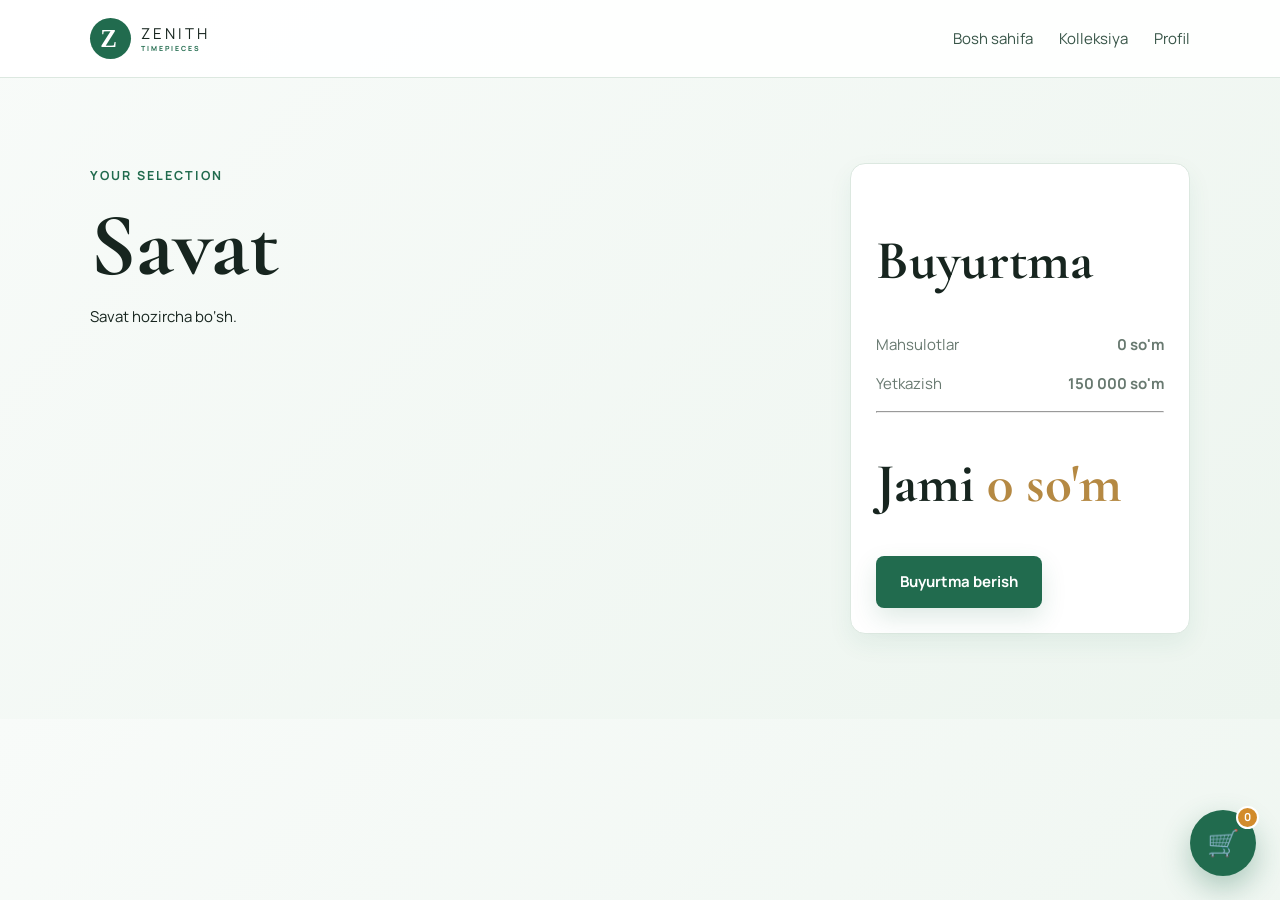
<file: cart.html>
<!doctype html><html lang="uz"><head><meta charset="UTF-8"><meta name="viewport" content="width=device-width,initial-scale=1"><title>Zenith Cart</title><link rel="stylesheet" href="css/style.css"></head><body data-page="cart"><header><a class="brand" href="index.html"><b>Z</b><span>ZENITH<small>TIMEPIECES</small></span></a><nav><a href="index.html">Bosh sahifa</a><a href="products.html">Kolleksiya</a><a href="profile.html">Profil</a></nav></header><main class="section cart-page"><div><small>YOUR SELECTION</small><h1>Savat</h1><div id="cart"></div></div><aside class="summary"><h2>Buyurtma</h2><p>Mahsulotlar <b id="subtotal">0 so'm</b></p><p>Yetkazish <b>150 000 so'm</b></p><hr><h2>Jami <em id="total">0 so'm</em></h2><button class="btn" id="checkout">Buyurtma berish</button></aside></main><script src="js/data.js"></script><script src="js/app.js"></script></body></html>
</file>
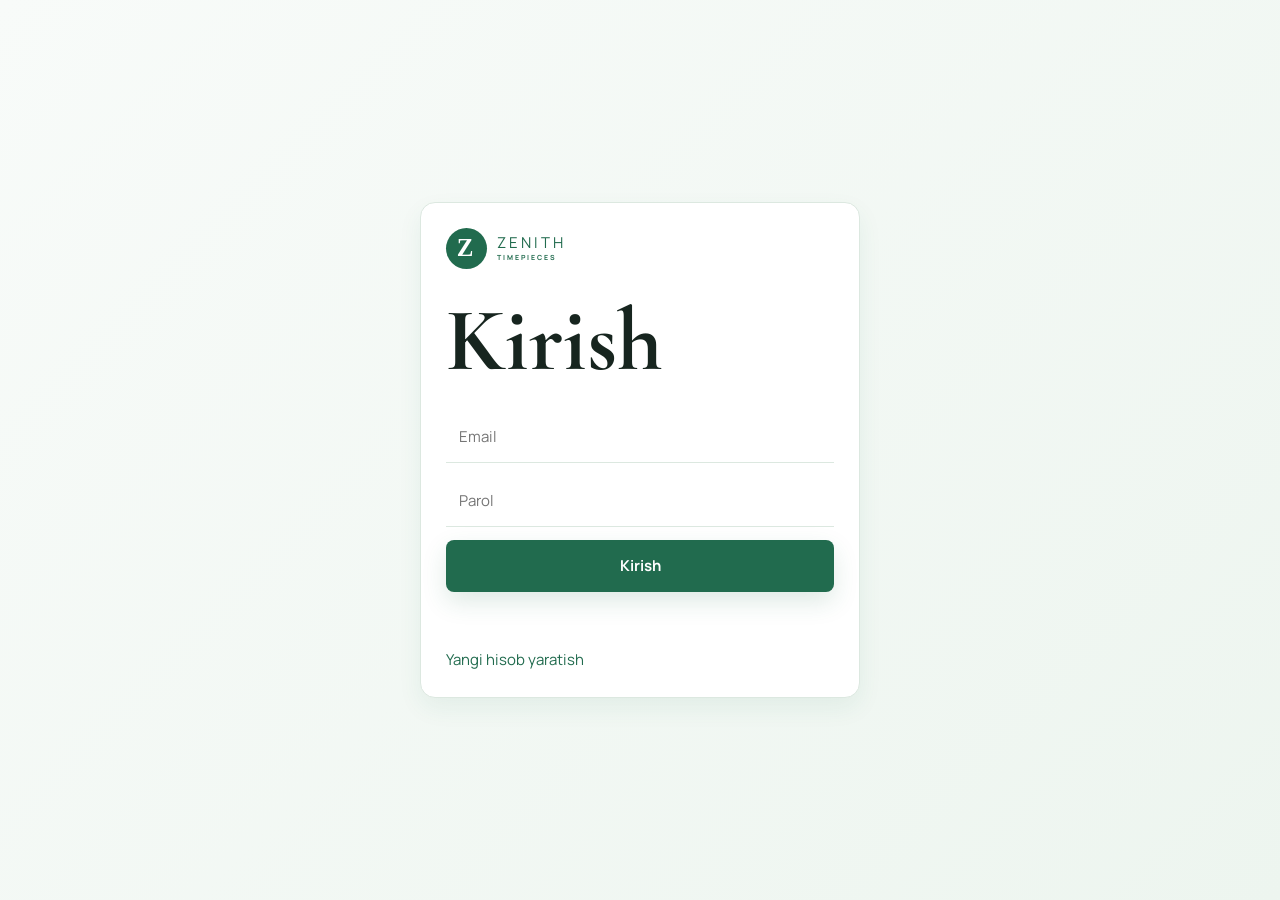
<file: login.html>
<!doctype html><html lang="uz"><head><meta charset="UTF-8"><meta name="viewport" content="width=device-width,initial-scale=1"><title>Zenith Login</title><link rel="stylesheet" href="css/style.css"></head><body data-page="login"><main class="auth"><form id="login" class="form"><a class="brand" href="index.html"><b>Z</b><span>ZENITH<small>TIMEPIECES</small></span></a><h1>Kirish</h1><input id="email" type="email" placeholder="Email" required><input id="password" type="password" placeholder="Parol" required><button class="btn">Kirish</button><p id="message"></p><a href="register.html">Yangi hisob yaratish</a></form></main><script src="js/data.js"></script><script src="js/app.js"></script></body></html>
</file>
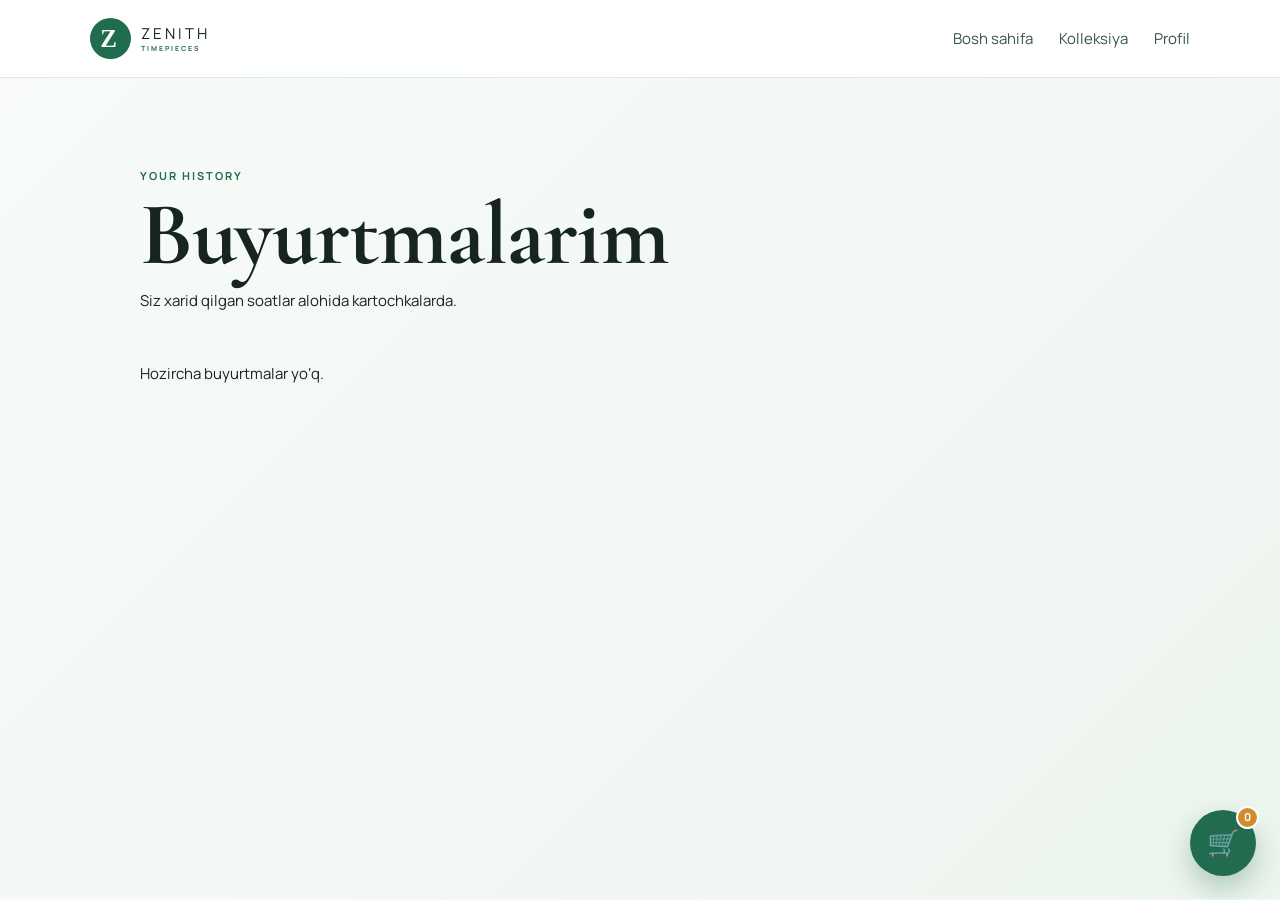
<file: orders.html>
<!doctype html>
<html lang="uz">
<head><meta charset="UTF-8"><meta name="viewport" content="width=device-width,initial-scale=1"><title>Zenith Orders</title><link rel="stylesheet" href="css/style.css?v=4"><link rel="stylesheet" href="css/account-ui.css?v=4"><style>
.account-page{max-width:1180px!important;min-height:calc(100vh - 80px)}.account-heading{margin-bottom:34px}.account-heading h1{margin:9px 0 10px;font-size:clamp(54px,7vw,92px)}.eyebrow{color:#216b4e;font-size:11px;font-weight:700;letter-spacing:2px}.orders-list{display:grid!important;grid-template-columns:repeat(2,minmax(0,1fr));gap:22px}.orders-card{display:block!important;background:#fff;border:1px solid #dce8e0;border-radius:22px;padding:25px;box-shadow:0 15px 35px #216b4e1a}.order-items{display:grid!important;gap:12px;margin:22px 0;padding:17px 0;border-top:1px solid #dce8e0;border-bottom:1px solid #dce8e0}.order-item{display:flex!important;align-items:center;gap:14px;padding:10px;background:#f8fbf9;border:1px solid #e3eee7;border-radius:14px}.order-item img{display:block!important;width:78px!important;height:78px!important;object-fit:cover;border-radius:11px}@media(max-width:850px){.orders-list{grid-template-columns:1fr!important}}
</style></head>
<body data-page="orders"><header><a class="brand" href="index.html"><b>Z</b><span>ZENITH<small>TIMEPIECES</small></span></a><nav><a href="index.html">Bosh sahifa</a><a href="products.html">Kolleksiya</a><a href="profile.html">Profil</a></nav></header><main class="section account-page"><div class="account-heading"><span class="eyebrow">YOUR HISTORY</span><h1>Buyurtmalarim</h1><p class="muted">Siz xarid qilgan soatlar alohida kartochkalarda.</p></div><div id="orders" class="orders-list"></div></main><script src="js/data.js?v=4"></script><script src="js/app.js?v=4"></script></body></html>
</file>
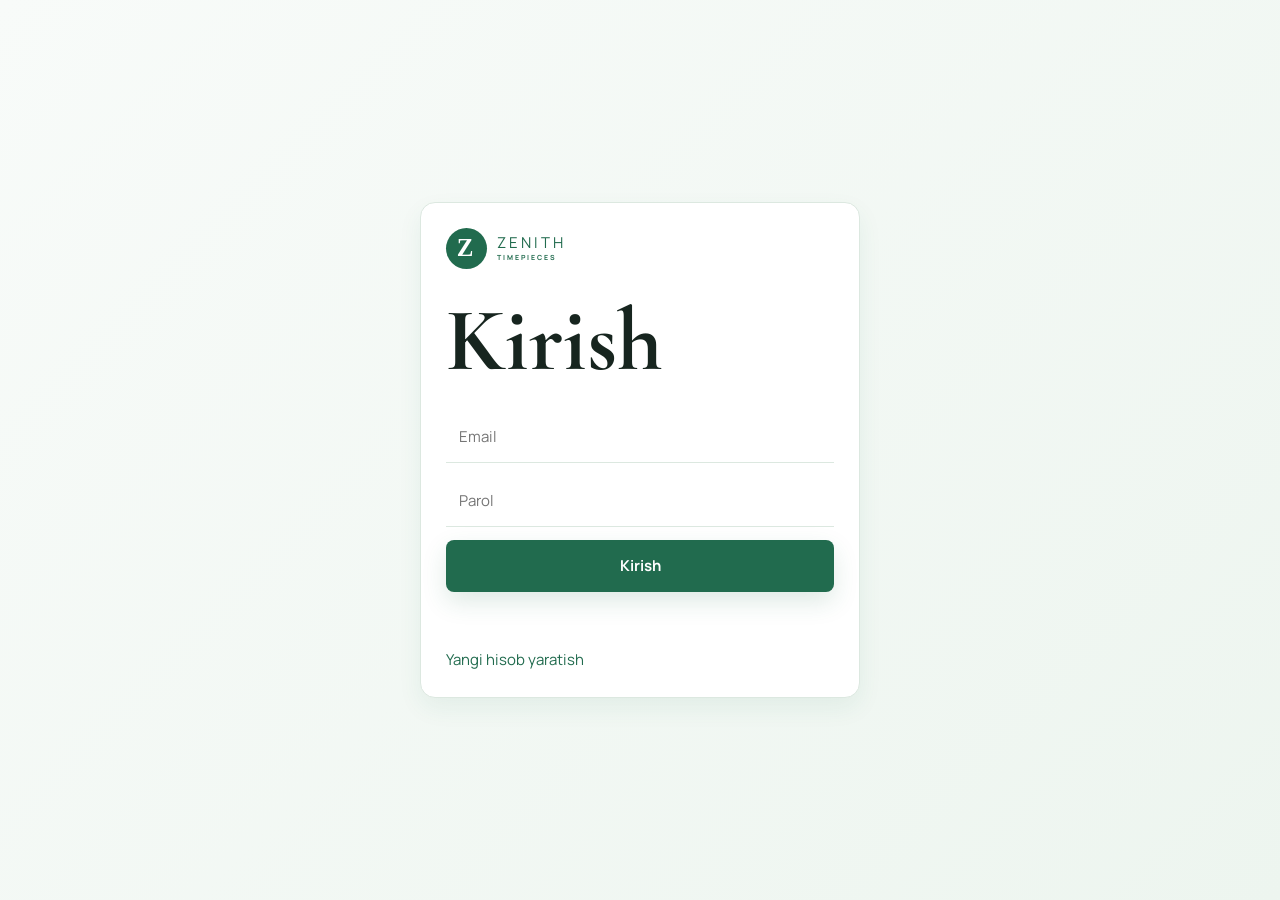
<file: profile.html>
<!doctype html>
<html lang="uz">
<head><meta charset="UTF-8"><meta name="viewport" content="width=device-width,initial-scale=1"><title>Zenith Profile</title><link rel="stylesheet" href="css/style.css?v=4"><link rel="stylesheet" href="css/account-ui.css?v=4"><style>
.account-page{max-width:1180px!important}.profile-page{display:grid;place-items:center;min-height:calc(100vh - 80px)}.account-heading{margin-bottom:34px}.account-heading h1{margin:9px 0 10px;font-size:clamp(54px,7vw,92px)}.eyebrow{color:#216b4e;font-size:11px;font-weight:700;letter-spacing:2px}.polished-profile{max-width:820px!important;width:100%;margin:0 auto;padding:42px!important;border-radius:26px!important;background:linear-gradient(145deg,#fff,#f4faf6)!important;box-shadow:0 25px 60px #216b4e24!important}.profile-avatar{display:grid;place-items:center;width:92px;height:92px;border-radius:27px;background:linear-gradient(145deg,#216b4e,#174b38);color:#fff;font:700 44px Georgia;margin-bottom:25px}.profile-intro{border-bottom:1px solid #dce8e0;padding-bottom:24px;margin-bottom:24px}.profile-intro h2{font-size:48px;margin:7px 0 2px}.profile-details{display:grid!important;grid-template-columns:repeat(2,minmax(0,1fr));gap:14px}.profile-details div{display:flex!important;flex-direction:column!important;gap:5px;padding:16px 18px;background:#fff;border:1px solid #dce8e0;border-radius:14px}.profile-details span{font-size:10px;color:#216b4e;font-weight:700;letter-spacing:1.4px;text-transform:uppercase}.profile-details b{font-size:14px;overflow-wrap:anywhere}.profile-actions{display:flex;gap:12px;margin-top:28px}@media(max-width:600px){.profile-details{grid-template-columns:1fr!important}.polished-profile{padding:27px 19px!important}.profile-actions{flex-direction:column}}
</style></head>
<body data-page="profile"><header><a class="brand" href="index.html"><b>Z</b><span>ZENITH<small>TIMEPIECES</small></span></a><nav><a href="index.html">Bosh sahifa</a><a href="products.html">Kolleksiya</a><a href="orders.html">Buyurtmalar</a></nav></header><main class="section account-page profile-page"><div class="account-heading"><span class="eyebrow">PRIVATE ACCOUNT</span><h1>Profilingiz</h1><p class="muted">Shaxsiy ma’lumotlaringizni bir joyda boshqaring.</p></div><section class="profile-card polished-profile"><div class="profile-avatar" id="profileAvatar">Z</div><div class="profile-intro"><small>ZENITH MEMBER</small><h2 id="profileName">Profil</h2><p class="muted">Mijoz ma’lumotlari</p></div><div id="profileDetails" class="profile-details"></div><div class="profile-actions"><a class="btn secondary-btn" href="orders.html">Buyurtmalarim</a><button class="btn" id="logout" type="button">Chiqish</button></div></section></main><script src="js/data.js?v=4"></script><script src="js/app.js?v=4"></script></body></html>
</file>
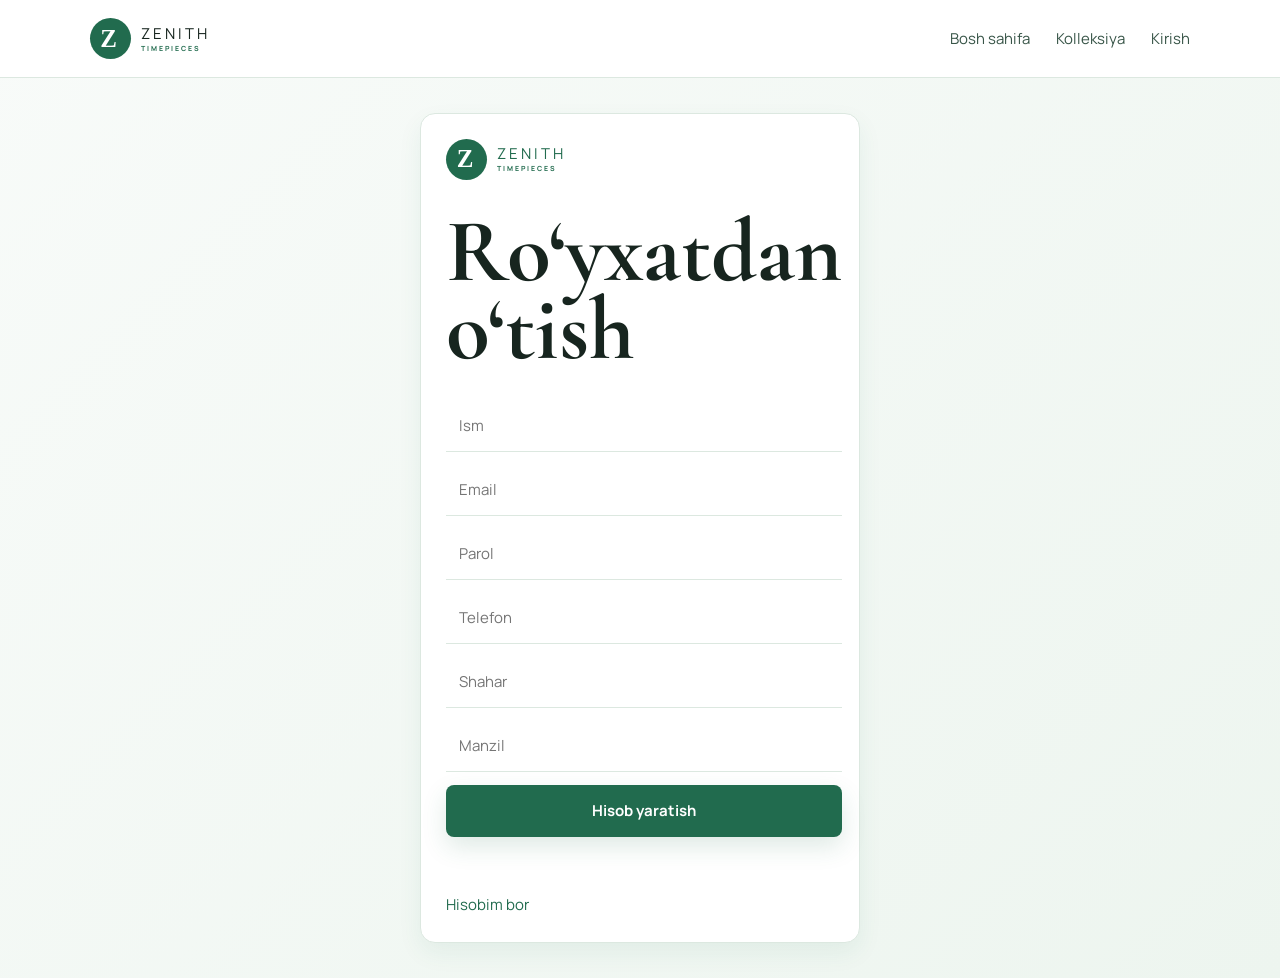
<file: register.html>
<!doctype html>
<html lang="uz">
<head>
  <meta charset="UTF-8">
  <meta name="viewport" content="width=device-width,initial-scale=1">
  <title>Zenith Register</title>
  <link rel="stylesheet" href="css/style.css">
</head>
<body data-page="register">
  <header>
    <a class="brand" href="index.html"><b>Z</b><span>ZENITH<small>TIMEPIECES</small></span></a>
    <nav>
      <a href="index.html">Bosh sahifa</a>
      <a href="products.html">Kolleksiya</a>
      <a href="login.html">Kirish</a>
    </nav>
  </header>

  <main class="auth">
    <form id="register" class="form">
      <a class="brand" href="index.html"><b>Z</b><span>ZENITH<small>TIMEPIECES</small></span></a>
      <h1>Ro‘yxatdan o‘tish</h1>
      <input id="name" placeholder="Ism" required>
      <input id="email" type="email" placeholder="Email" required>
      <input id="password" type="password" placeholder="Parol" required>
      <input id="phone" type="tel" placeholder="Telefon">
      <input id="city" placeholder="Shahar">
      <input id="address" placeholder="Manzil">
      <button class="btn" type="submit">Hisob yaratish</button>
      <p id="message"></p>
      <a href="login.html">Hisobim bor</a>
    </form>
  </main>

  <script src="js/data.js"></script>
  <script src="js/app.js"></script>
</body>
</html>
</file>
<file: css/style.css>
@import url('https://fonts.googleapis.com/css2?family=Cormorant+Garamond:wght@600;700&family=Manrope:wght@400;500;600;700&display=swap');:root{--bg:#f4f8f5;--ink:#17251f;--muted:#687970;--green:#216b4e;--gold:#b58943;--line:#dce8e0;--panel:#fff}*{box-sizing:border-box}html{scroll-behavior:smooth}body{margin:0;background:linear-gradient(135deg,#f8fbf9,#edf5ef);color:var(--ink);font:15px Manrope,Arial;line-height:1.6}a{color:inherit;text-decoration:none}button,input{font:inherit}h1,h2,h3{font-family:'Cormorant Garamond',serif}h1{font-size:clamp(52px,7vw,100px);line-height:.87;margin:20px 0}h2{font-size:55px;line-height:.95}em{color:var(--gold);font-style:normal}small{color:var(--green);font-weight:700;letter-spacing:2px}.site-header,header{min-height:78px;padding:14px 7%;display:flex;align-items:center;justify-content:space-between;background:#fffffff2;border-bottom:1px solid var(--line);position:sticky;top:0;z-index:10}.brand{display:flex;align-items:center;gap:10px;letter-spacing:3px}.brand>b{display:grid;place-items:center;width:41px;height:41px;border-radius:50%;background:var(--green);color:#fff;font:700 25px Georgia}.brand span{display:grid;line-height:1}.brand span small{font-size:7px;margin-top:4px}.main-nav,nav{display:flex;gap:26px;color:#385548}nav a:hover{color:var(--green)}.menu{display:none;border:0;background:none;font-size:25px;color:var(--green)}.hero{min-height:590px;padding:80px 7%;display:grid;grid-template-columns:1fr 1fr;align-items:center;gap:60px;background:linear-gradient(110deg,#e8f4eb,#fff)}.hero p{max-width:470px;color:var(--muted);font-size:17px}.hero img{width:100%;height:480px;object-fit:cover;border-radius:18px;box-shadow:0 25px 60px #216b4e22}.btn{display:inline-block;border:0;border-radius:8px;background:var(--green);color:#fff;padding:14px 24px;font-weight:700;cursor:pointer;box-shadow:0 10px 24px #216b4e25}.btn:hover{background:#164d39;transform:translateY(-2px)}.section{max-width:1450px;margin:auto;padding:85px 7%}.section-top{display:flex;justify-content:space-between;align-items:end;gap:25px;margin-bottom:34px}.search{display:flex;align-items:center;gap:9px;background:#fff;border:1px solid var(--line);border-radius:10px;padding:7px 13px;box-shadow:0 7px 20px #216b4e12}.search input{border:0;outline:0;background:transparent;color:var(--ink);padding:10px;width:260px}.search.wide{max-width:520px;margin:25px 0}.grid{display:grid;grid-template-columns:repeat(4,minmax(0,1fr));gap:20px}.card{background:var(--panel);border:1px solid var(--line);border-radius:15px;padding:10px;box-shadow:0 8px 22px #216b4e10;transition:.25s}.card:hover{transform:translateY(-6px);border-color:#8bbca2;box-shadow:0 18px 35px #216b4e20}.card img{width:100%;height:240px;object-fit:cover;border-radius:10px}.card-body{padding:13px 6px 6px}.card h3{font-size:26px;line-height:1;margin:8px 0}.card p{color:var(--muted);font-size:13px;min-height:43px}.price{color:var(--green);font-weight:700}.card-actions{display:flex;gap:7px;margin-top:15px}.card-actions button,.card-actions a{flex:1;text-align:center;padding:10px;border:1px solid var(--green);border-radius:7px;background:#fff;color:var(--green);cursor:pointer}.card-actions button:first-child,.card-actions button:hover,.card-actions a:hover{background:var(--green);color:#fff}.floating-cart{position:fixed;right:24px;bottom:24px;width:66px;height:66px;border-radius:50%;display:grid;place-items:center;background:var(--green);color:#fff;font-size:26px;z-index:30;box-shadow:0 12px 30px #216b4e55}.floating-cart b{position:absolute;right:-3px;top:-4px;background:#d28b2b;color:#fff;border:2px solid #fff;border-radius:50%;min-width:23px;height:23px;text-align:center;font-size:11px}.bump{animation:bump .6s ease}@keyframes bump{30%{transform:scale(1.25) rotate(-8deg)}60%{transform:scale(.9) rotate(8deg)}}.cart-page{display:grid;grid-template-columns:1fr 340px;gap:35px}.summary,.cart-item,.form,.orders-card,.profile-card{background:#fff;border:1px solid var(--line);border-radius:15px;padding:25px;box-shadow:0 10px 25px #216b4e12}.summary p{display:flex;justify-content:space-between;color:var(--muted)}.cart-item{display:flex;gap:15px;margin:12px 0}.cart-item img{width:95px;height:95px;object-fit:cover;border-radius:8px}.qty{display:flex;gap:10px;align-items:center}.qty button{border:1px solid var(--line);background:#fff;padding:3px 11px;cursor:pointer}.auth{min-height:100vh;display:grid;place-items:center;padding:25px}.form{width:min(440px,100%);display:grid;gap:13px}.form input{padding:13px;border:0;border-bottom:1px solid var(--line);outline:0}.form a{color:var(--green)}.profile-page{display:grid;place-items:center;min-height:70vh}.profile-card{max-width:700px;width:100%}.profile-details{display:grid;gap:12px;margin:22px 0}.profile-details div{display:flex;justify-content:space-between;gap:16px;border:1px solid var(--line);border-radius:10px;padding:12px 14px;background:#f9fbfa}.profile-details span{color:var(--muted)}.order-items{display:grid;gap:10px;margin:14px 0}.order-item{display:flex;align-items:center;gap:12px;padding:8px 10px;border:1px solid var(--line);border-radius:10px;background:#f9fbfa}.order-item img{width:52px;height:52px;object-fit:cover;border-radius:8px}.order-item b,.order-item span{display:block}.orders-card{margin-bottom:16px}footer{padding:30px 7%;background:#fff;border-top:1px solid var(--line);color:var(--muted)}
@media(max-width:900px){.grid{grid-template-columns:repeat(3,minmax(0,1fr))}}@media(max-width:700px){header{padding:13px 5%}.menu{display:block}header nav{display:none;position:absolute;top:72px;left:0;right:0;padding:20px 7%;background:#fff;flex-direction:column;gap:16px;box-shadow:0 15px 25px #173d2a20}header nav.open{display:flex}.hero,.cart-page{grid-template-columns:1fr}.hero{padding:55px 5%;gap:35px}.hero img{height:330px}.section{padding:58px 5%}.section-top{display:block}.search{margin-top:20px}.search input{width:100%}.grid{grid-template-columns:repeat(2,minmax(0,1fr));gap:13px}.card img{height:190px}.card h3{font-size:22px}.card-actions{flex-direction:column}.floating-cart{right:15px;bottom:15px;width:59px;height:59px}.profile-details div{flex-direction:column;align-items:flex-start}}@media(max-width:430px){.brand span{display:none}.grid{grid-template-columns:1fr}.hero h1{font-size:58px}.profile-details div{padding:10px 12px}}
</file>
<file: css/account-ui.css>
.account-page{max-width:1180px;min-height:calc(100vh - 80px)}.account-heading{margin-bottom:34px}.account-heading h1{margin:9px 0 10px;font-size:clamp(54px,7vw,92px);letter-spacing:-1px}.eyebrow{color:var(--green);font-size:11px;font-weight:700;letter-spacing:2px}.orders-list{display:grid;grid-template-columns:repeat(2,minmax(0,1fr));gap:22px}.orders-card{position:relative;background:rgba(255,255,255,.97);border:1px solid var(--line);border-radius:22px;padding:25px;box-shadow:0 15px 35px rgba(33,107,78,.1);overflow:hidden}.orders-card:before{content:'';position:absolute;left:0;top:0;bottom:0;width:5px;background:linear-gradient(var(--green),var(--gold))}.orders-card h3{font-size:30px;line-height:1;margin:0 0 6px;padding-left:7px}.orders-card>p{color:var(--muted);font-size:13px;margin:7px 0;padding-left:7px}.orders-card>p:last-of-type{padding:11px 12px;background:#f1f8f3;border-radius:10px;color:var(--green)}.order-items{display:grid;gap:12px;margin:22px 0;padding:17px 0;border-top:1px solid var(--line);border-bottom:1px solid var(--line)}.order-item{display:flex;align-items:center;gap:14px;padding:10px;background:#f8fbf9;border:1px solid #e3eee7;border-radius:14px;transition:.2s}.order-item:hover{transform:translateX(4px);border-color:#a9ccb7}.order-item img{width:78px;height:78px;flex:0 0 78px;object-fit:cover;border-radius:11px;background:#e8f1eb}.order-item b{display:block;color:var(--ink);font-size:16px}.order-item span{display:block;color:var(--muted);font-size:12px;margin-top:5px}.orders-card .price{display:inline-block;margin:12px 0 0 7px;padding:9px 13px;background:#fff5df;border-radius:9px;color:#976d29}.polished-profile{max-width:820px!important;margin:0 auto;padding:42px!important;position:relative;overflow:hidden;border-radius:26px!important;background:linear-gradient(145deg,#fff,#f4faf6)!important;box-shadow:0 25px 60px rgba(33,107,78,.14)!important}.polished-profile:after{content:'Z';position:absolute;right:-25px;top:-75px;color:#e8f3eb;font:700 230px Georgia;line-height:1}.profile-avatar{position:relative;z-index:1;display:grid;place-items:center;width:92px;height:92px;border-radius:27px;background:linear-gradient(145deg,var(--green),#174b38);color:#fff;font:700 44px Georgia;box-shadow:0 10px 25px rgba(33,107,78,.25);margin-bottom:25px}.profile-intro{position:relative;z-index:1;border-bottom:1px solid var(--line);padding-bottom:24px;margin-bottom:24px}.profile-intro h2{font-size:48px;margin:7px 0 2px}.profile-intro p{margin:0}.profile-details{display:grid;grid-template-columns:repeat(2,1fr);gap:14px;position:relative;z-index:1}.profile-details div{display:flex;flex-direction:column;gap:5px;padding:16px 18px;background:rgba(255,255,255,.75);border:1px solid var(--line);border-radius:14px}.profile-details span{font-size:10px;color:var(--green);font-weight:700;letter-spacing:1.4px;text-transform:uppercase}.profile-details b{font-size:14px;overflow-wrap:anywhere}.profile-actions{display:flex;gap:12px;margin-top:28px;position:relative;z-index:1}.secondary-btn{background:#e9f4ed;color:var(--green);box-shadow:none}.secondary-btn:hover{background:#d8ebdf}@media(max-width:850px){.orders-list{grid-template-columns:1fr}}@media(max-width:600px){.account-page{padding-top:48px}.orders-card{padding:20px 17px}.order-item img{width:66px;height:66px;flex-basis:66px}.polished-profile{padding:27px 19px!important}.profile-details{grid-template-columns:1fr}.profile-actions{flex-direction:column}.profile-actions .btn{text-align:center}}
</file>
